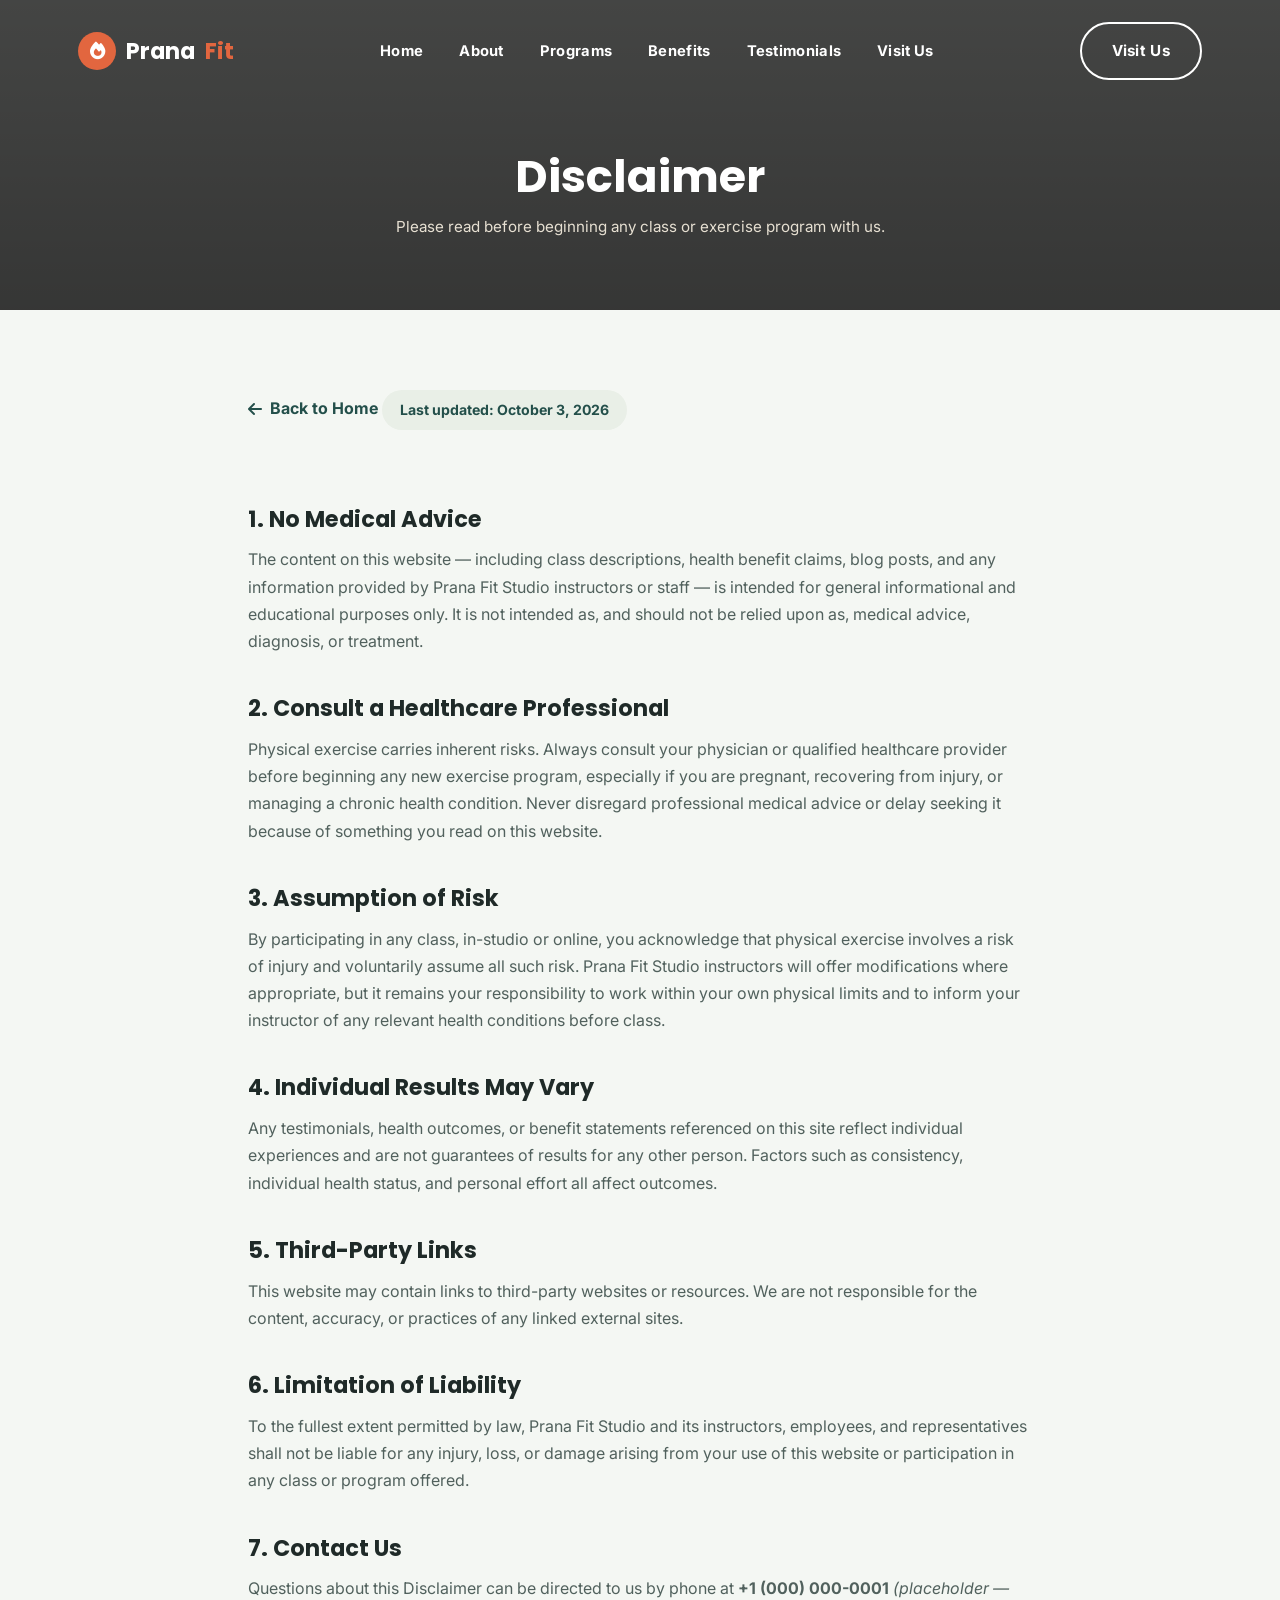
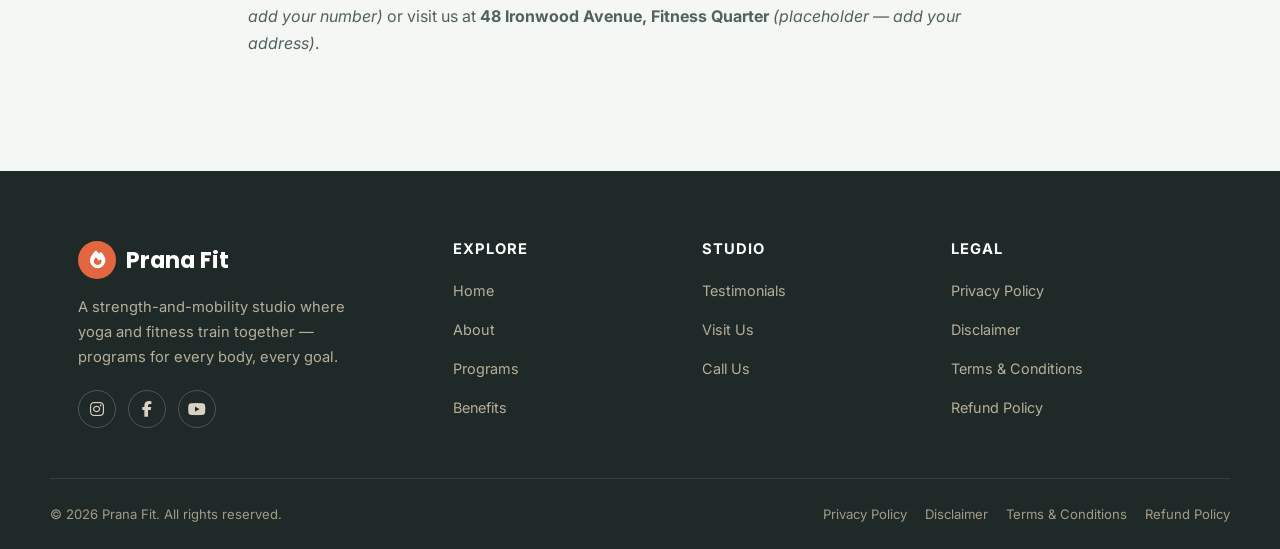
<file: disclaimer.html>
<!DOCTYPE html>
<html lang="en">
<head>
<meta charset="UTF-8">
<meta name="viewport" content="width=device-width, initial-scale=1.0">
<title>Disclaimer | Prana Fit Studio</title>
<meta name="description" content="Disclaimer for Prana Fit Studio.">
<link rel="icon" href="data:image/svg+xml,%3Csvg xmlns='http://www.w3.org/2000/svg' viewBox='0 0 100 100'%3E%3Ccircle cx='50' cy='50' r='48' fill='%23c24f2b'/%3E%3Ctext x='50' y='68' font-size='52' text-anchor='middle' fill='white' font-family='Georgia' font-weight='bold'%3EP%3C/text%3E%3C/svg%3E">
<link rel="preconnect" href="https://fonts.googleapis.com">
<link rel="preconnect" href="https://fonts.gstatic.com" crossorigin>
<link href="https://fonts.googleapis.com/css2?family=Poppins:wght@600;700;800&family=Inter:wght@400;600;800&display=swap" rel="stylesheet">
<link rel="stylesheet" href="https://cdnjs.cloudflare.com/ajax/libs/font-awesome/6.5.1/css/all.min.css">
<link rel="stylesheet" href="style.css">
</head>
<body>

<header class="site-header scrolled">
  <div class="container nav-wrap">
    <a href="index.html#home" class="logo"><span class="logo-mark"><i class="fa-solid fa-fire"></i></span>Prana <span>Fit</span></a>
    <nav>
      <ul class="nav-menu" id="navMenu">
        <li><a href="index.html#home">Home</a></li>
        <li><a href="index.html#about">About</a></li>
        <li><a href="index.html#classes">Programs</a></li>
        <li><a href="index.html#benefits">Benefits</a></li>
        <li><a href="index.html#testimonials">Testimonials</a></li>
        <li><a href="index.html#visit">Visit Us</a></li>
      </ul>
    </nav>
    <div class="nav-cta">
      <a href="index.html#visit" class="btn btn-outline-dark">Visit Us</a>
      <button class="hamburger" id="hamburger" aria-label="Toggle menu"><span></span><span></span><span></span></button>
    </div>
  </div>
</header>

<section class="page-hero">
  <div class="container">
    <h1>Disclaimer</h1>
    <p>Please read before beginning any class or exercise program with us.</p>
  </div>
</section>

<section class="legal-content">
  <div class="container">
    <a href="index.html#home" class="back-home"><i class="fa-solid fa-arrow-left"></i> Back to Home</a>
    <span class="updated">Last updated: October 3, 2026</span>

    <h2>1. No Medical Advice</h2>
    <p>The content on this website — including class descriptions, health benefit claims, blog posts, and any information provided by Prana Fit Studio instructors or staff — is intended for general informational and educational purposes only. It is not intended as, and should not be relied upon as, medical advice, diagnosis, or treatment.</p>

    <h2>2. Consult a Healthcare Professional</h2>
    <p>Physical exercise carries inherent risks. Always consult your physician or qualified healthcare provider before beginning any new exercise program, especially if you are pregnant, recovering from injury, or managing a chronic health condition. Never disregard professional medical advice or delay seeking it because of something you read on this website.</p>

    <h2>3. Assumption of Risk</h2>
    <p>By participating in any class, in-studio or online, you acknowledge that physical exercise involves a risk of injury and voluntarily assume all such risk. Prana Fit Studio instructors will offer modifications where appropriate, but it remains your responsibility to work within your own physical limits and to inform your instructor of any relevant health conditions before class.</p>

    <h2>4. Individual Results May Vary</h2>
    <p>Any testimonials, health outcomes, or benefit statements referenced on this site reflect individual experiences and are not guarantees of results for any other person. Factors such as consistency, individual health status, and personal effort all affect outcomes.</p>

    <h2>5. Third-Party Links</h2>
    <p>This website may contain links to third-party websites or resources. We are not responsible for the content, accuracy, or practices of any linked external sites.</p>

    <h2>6. Limitation of Liability</h2>
    <p>To the fullest extent permitted by law, Prana Fit Studio and its instructors, employees, and representatives shall not be liable for any injury, loss, or damage arising from your use of this website or participation in any class or program offered.</p>

    <h2>7. Contact Us</h2>
    <p>Questions about this Disclaimer can be directed to us by phone at <strong>+1 (000) 000-0001</strong> <em>(placeholder — add your number)</em> or visit us at <strong>48 Ironwood Avenue, Fitness Quarter</strong> <em>(placeholder — add your address)</em>.</p>
  </div>
</section>

<footer class="site-footer">
  <div class="container footer-grid">
    <div class="footer-brand">
      <a href="index.html#home" class="logo"><span class="logo-mark"><i class="fa-solid fa-fire"></i></span>Prana Fit</a>
      <p>A strength-and-mobility studio where yoga and fitness train together — programs for every body, every goal.</p>
      <div class="footer-social">
        <a href="#" aria-label="Instagram"><i class="fa-brands fa-instagram"></i></a>
        <a href="#" aria-label="Facebook"><i class="fa-brands fa-facebook-f"></i></a>
        <a href="#" aria-label="YouTube"><i class="fa-brands fa-youtube"></i></a>
      </div>
    </div>
    <div class="footer-col">
      <h4>Explore</h4>
      <ul>
        <li><a href="index.html#home">Home</a></li>
        <li><a href="index.html#about">About</a></li>
        <li><a href="index.html#classes">Programs</a></li>
        <li><a href="index.html#benefits">Benefits</a></li>
      </ul>
    </div>
    <div class="footer-col">
      <h4>Studio</h4>
      <ul>
        <li><a href="index.html#testimonials">Testimonials</a></li>
        <li><a href="index.html#visit">Visit Us</a></li>
        <li><a href="tel:+10000000001">Call Us</a></li>
      </ul>
    </div>
    <div class="footer-col">
      <h4>Legal</h4>
      <ul>
        <li><a href="privacy-policy.html">Privacy Policy</a></li>
        <li><a href="disclaimer.html">Disclaimer</a></li>
        <li><a href="terms-conditions.html">Terms &amp; Conditions</a></li>
        <li><a href="refund-policy.html">Refund Policy</a></li>
      </ul>
    </div>
  </div>
  <div class="container footer-bottom">
    <span>© <span id="year"></span> Prana Fit. All rights reserved.</span>
    <div class="legal-links">
      <a href="privacy-policy.html">Privacy Policy</a>
      <a href="disclaimer.html">Disclaimer</a>
      <a href="terms-conditions.html">Terms &amp; Conditions</a>
      <a href="refund-policy.html">Refund Policy</a>
    </div>
  </div>
</footer>

<script>document.getElementById("year").textContent = new Date().getFullYear();</script>
<script src="script.js"></script>
</body>
</html>
</file>
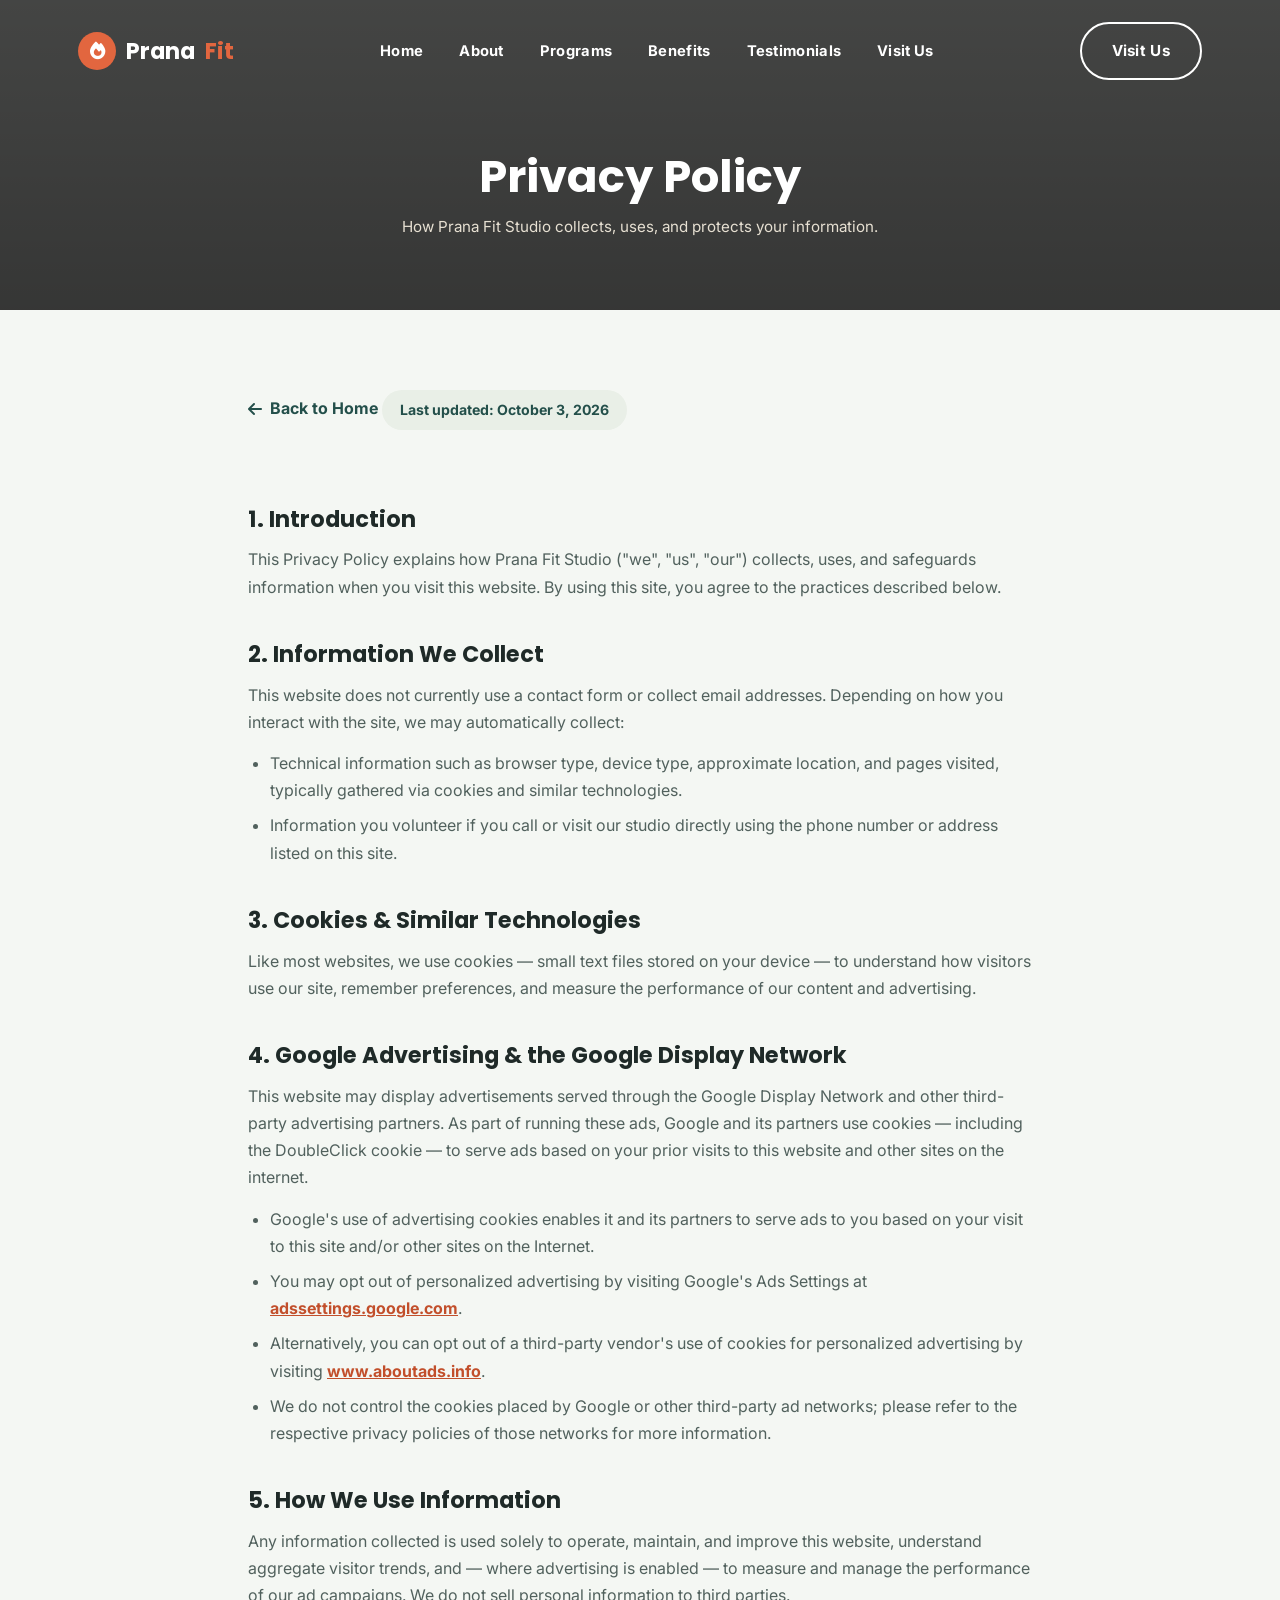
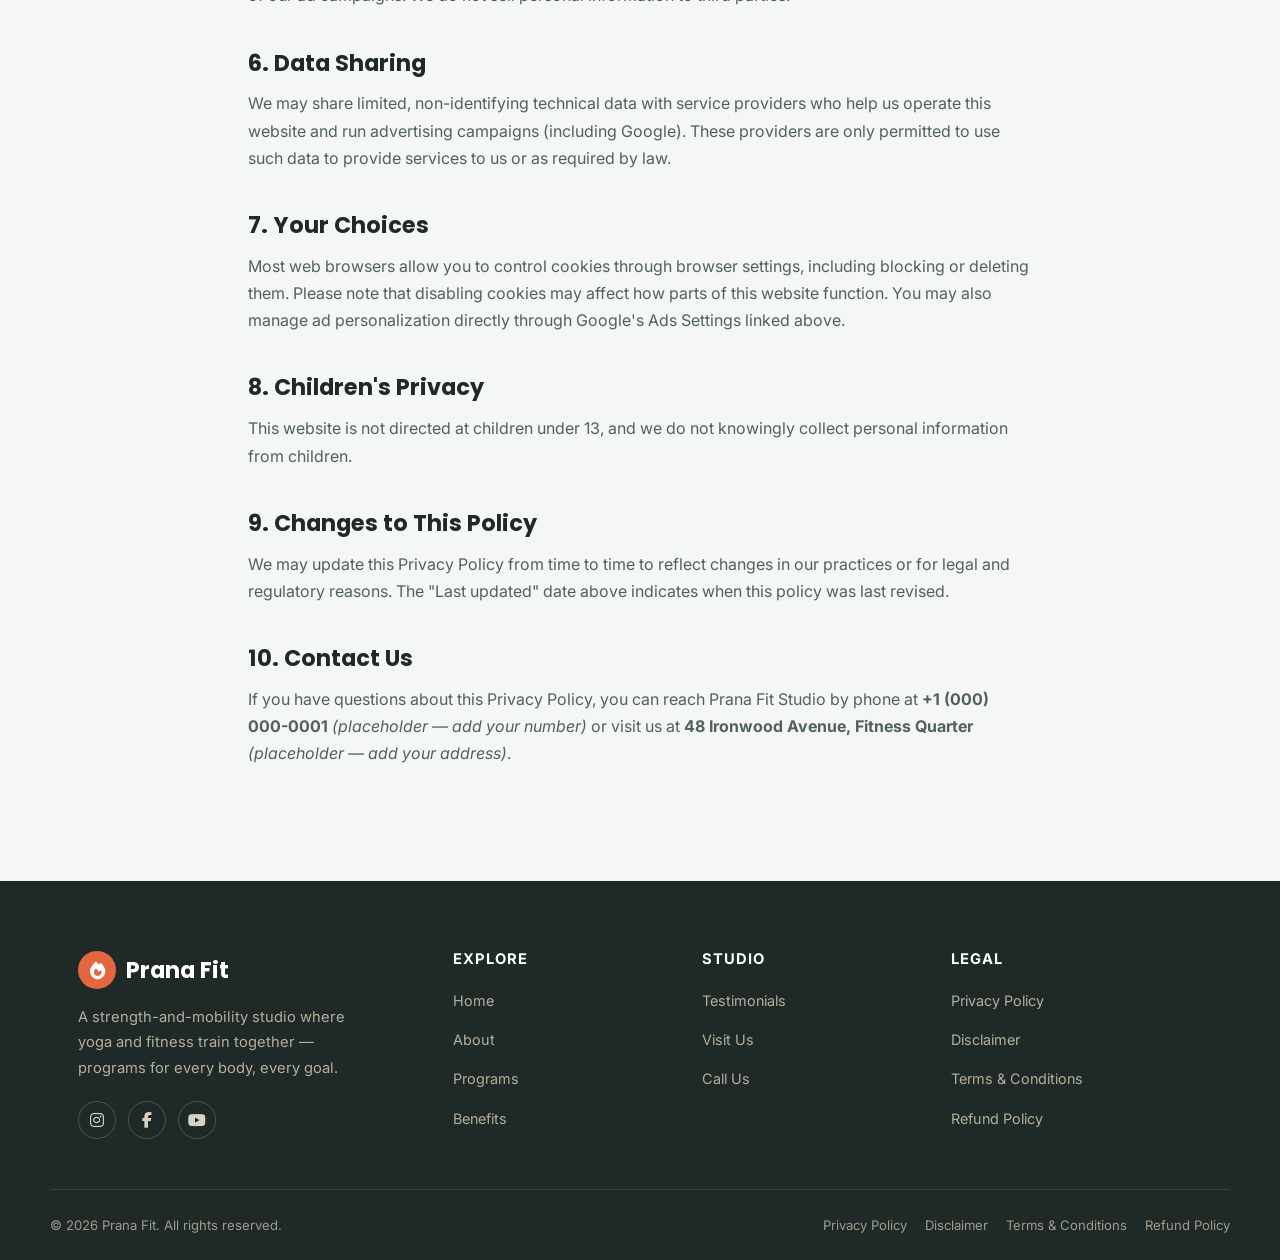
<file: privacy-policy.html>
<!DOCTYPE html>
<html lang="en">
<head>
<meta charset="UTF-8">
<meta name="viewport" content="width=device-width, initial-scale=1.0">
<title>Privacy Policy | Prana Fit Studio</title>
<meta name="description" content="Privacy Policy for Prana Fit Studio.">
<link rel="icon" href="data:image/svg+xml,%3Csvg xmlns='http://www.w3.org/2000/svg' viewBox='0 0 100 100'%3E%3Ccircle cx='50' cy='50' r='48' fill='%23c24f2b'/%3E%3Ctext x='50' y='68' font-size='52' text-anchor='middle' fill='white' font-family='Georgia' font-weight='bold'%3EP%3C/text%3E%3C/svg%3E">
<link rel="preconnect" href="https://fonts.googleapis.com">
<link rel="preconnect" href="https://fonts.gstatic.com" crossorigin>
<link href="https://fonts.googleapis.com/css2?family=Poppins:wght@600;700;800&family=Inter:wght@400;600;800&display=swap" rel="stylesheet">
<link rel="stylesheet" href="https://cdnjs.cloudflare.com/ajax/libs/font-awesome/6.5.1/css/all.min.css">
<link rel="stylesheet" href="style.css">
</head>
<body>

<header class="site-header scrolled">
  <div class="container nav-wrap">
    <a href="index.html#home" class="logo"><span class="logo-mark"><i class="fa-solid fa-fire"></i></span>Prana <span>Fit</span></a>
    <nav>
      <ul class="nav-menu" id="navMenu">
        <li><a href="index.html#home">Home</a></li>
        <li><a href="index.html#about">About</a></li>
        <li><a href="index.html#classes">Programs</a></li>
        <li><a href="index.html#benefits">Benefits</a></li>
        <li><a href="index.html#testimonials">Testimonials</a></li>
        <li><a href="index.html#visit">Visit Us</a></li>
      </ul>
    </nav>
    <div class="nav-cta">
      <a href="index.html#visit" class="btn btn-outline-dark">Visit Us</a>
      <button class="hamburger" id="hamburger" aria-label="Toggle menu"><span></span><span></span><span></span></button>
    </div>
  </div>
</header>

<section class="page-hero">
  <div class="container">
    <h1>Privacy Policy</h1>
    <p>How Prana Fit Studio collects, uses, and protects your information.</p>
  </div>
</section>

<section class="legal-content">
  <div class="container">
    <a href="index.html#home" class="back-home"><i class="fa-solid fa-arrow-left"></i> Back to Home</a>
    <span class="updated">Last updated: October 3, 2026</span>

    <h2>1. Introduction</h2>
    <p>This Privacy Policy explains how Prana Fit Studio ("we", "us", "our") collects, uses, and safeguards information when you visit this website. By using this site, you agree to the practices described below.</p>

    <h2>2. Information We Collect</h2>
    <p>This website does not currently use a contact form or collect email addresses. Depending on how you interact with the site, we may automatically collect:</p>
    <ul>
      <li>Technical information such as browser type, device type, approximate location, and pages visited, typically gathered via cookies and similar technologies.</li>
      <li>Information you volunteer if you call or visit our studio directly using the phone number or address listed on this site.</li>
    </ul>

    <h2>3. Cookies &amp; Similar Technologies</h2>
    <p>Like most websites, we use cookies — small text files stored on your device — to understand how visitors use our site, remember preferences, and measure the performance of our content and advertising.</p>

    <h2>4. Google Advertising &amp; the Google Display Network</h2>
    <p>This website may display advertisements served through the Google Display Network and other third-party advertising partners. As part of running these ads, Google and its partners use cookies — including the DoubleClick cookie — to serve ads based on your prior visits to this website and other sites on the internet.</p>
    <ul>
      <li>Google's use of advertising cookies enables it and its partners to serve ads to you based on your visit to this site and/or other sites on the Internet.</li>
      <li>You may opt out of personalized advertising by visiting Google's Ads Settings at <a class="inline-link" href="https://adssettings.google.com" target="_blank" rel="noopener">adssettings.google.com</a>.</li>
      <li>Alternatively, you can opt out of a third-party vendor's use of cookies for personalized advertising by visiting <a class="inline-link" href="https://www.aboutads.info" target="_blank" rel="noopener">www.aboutads.info</a>.</li>
      <li>We do not control the cookies placed by Google or other third-party ad networks; please refer to the respective privacy policies of those networks for more information.</li>
    </ul>

    <h2>5. How We Use Information</h2>
    <p>Any information collected is used solely to operate, maintain, and improve this website, understand aggregate visitor trends, and — where advertising is enabled — to measure and manage the performance of our ad campaigns. We do not sell personal information to third parties.</p>

    <h2>6. Data Sharing</h2>
    <p>We may share limited, non-identifying technical data with service providers who help us operate this website and run advertising campaigns (including Google). These providers are only permitted to use such data to provide services to us or as required by law.</p>

    <h2>7. Your Choices</h2>
    <p>Most web browsers allow you to control cookies through browser settings, including blocking or deleting them. Please note that disabling cookies may affect how parts of this website function. You may also manage ad personalization directly through Google's Ads Settings linked above.</p>

    <h2>8. Children's Privacy</h2>
    <p>This website is not directed at children under 13, and we do not knowingly collect personal information from children.</p>

    <h2>9. Changes to This Policy</h2>
    <p>We may update this Privacy Policy from time to time to reflect changes in our practices or for legal and regulatory reasons. The "Last updated" date above indicates when this policy was last revised.</p>

    <h2>10. Contact Us</h2>
    <p>If you have questions about this Privacy Policy, you can reach Prana Fit Studio by phone at <strong>+1 (000) 000-0001</strong> <em>(placeholder — add your number)</em> or visit us at <strong>48 Ironwood Avenue, Fitness Quarter</strong> <em>(placeholder — add your address)</em>.</p>
  </div>
</section>

<footer class="site-footer">
  <div class="container footer-grid">
    <div class="footer-brand">
      <a href="index.html#home" class="logo"><span class="logo-mark"><i class="fa-solid fa-fire"></i></span>Prana Fit</a>
      <p>A strength-and-mobility studio where yoga and fitness train together — programs for every body, every goal.</p>
      <div class="footer-social">
        <a href="#" aria-label="Instagram"><i class="fa-brands fa-instagram"></i></a>
        <a href="#" aria-label="Facebook"><i class="fa-brands fa-facebook-f"></i></a>
        <a href="#" aria-label="YouTube"><i class="fa-brands fa-youtube"></i></a>
      </div>
    </div>
    <div class="footer-col">
      <h4>Explore</h4>
      <ul>
        <li><a href="index.html#home">Home</a></li>
        <li><a href="index.html#about">About</a></li>
        <li><a href="index.html#classes">Programs</a></li>
        <li><a href="index.html#benefits">Benefits</a></li>
      </ul>
    </div>
    <div class="footer-col">
      <h4>Studio</h4>
      <ul>
        <li><a href="index.html#testimonials">Testimonials</a></li>
        <li><a href="index.html#visit">Visit Us</a></li>
        <li><a href="tel:+10000000001">Call Us</a></li>
      </ul>
    </div>
    <div class="footer-col">
      <h4>Legal</h4>
      <ul>
        <li><a href="privacy-policy.html">Privacy Policy</a></li>
        <li><a href="disclaimer.html">Disclaimer</a></li>
        <li><a href="terms-conditions.html">Terms &amp; Conditions</a></li>
        <li><a href="refund-policy.html">Refund Policy</a></li>
      </ul>
    </div>
  </div>
  <div class="container footer-bottom">
    <span>© <span id="year"></span> Prana Fit. All rights reserved.</span>
    <div class="legal-links">
      <a href="privacy-policy.html">Privacy Policy</a>
      <a href="disclaimer.html">Disclaimer</a>
      <a href="terms-conditions.html">Terms &amp; Conditions</a>
      <a href="refund-policy.html">Refund Policy</a>
    </div>
  </div>
</footer>

<script>document.getElementById("year").textContent = new Date().getFullYear();</script>
<script src="script.js"></script>
</body>
</html>
</file>
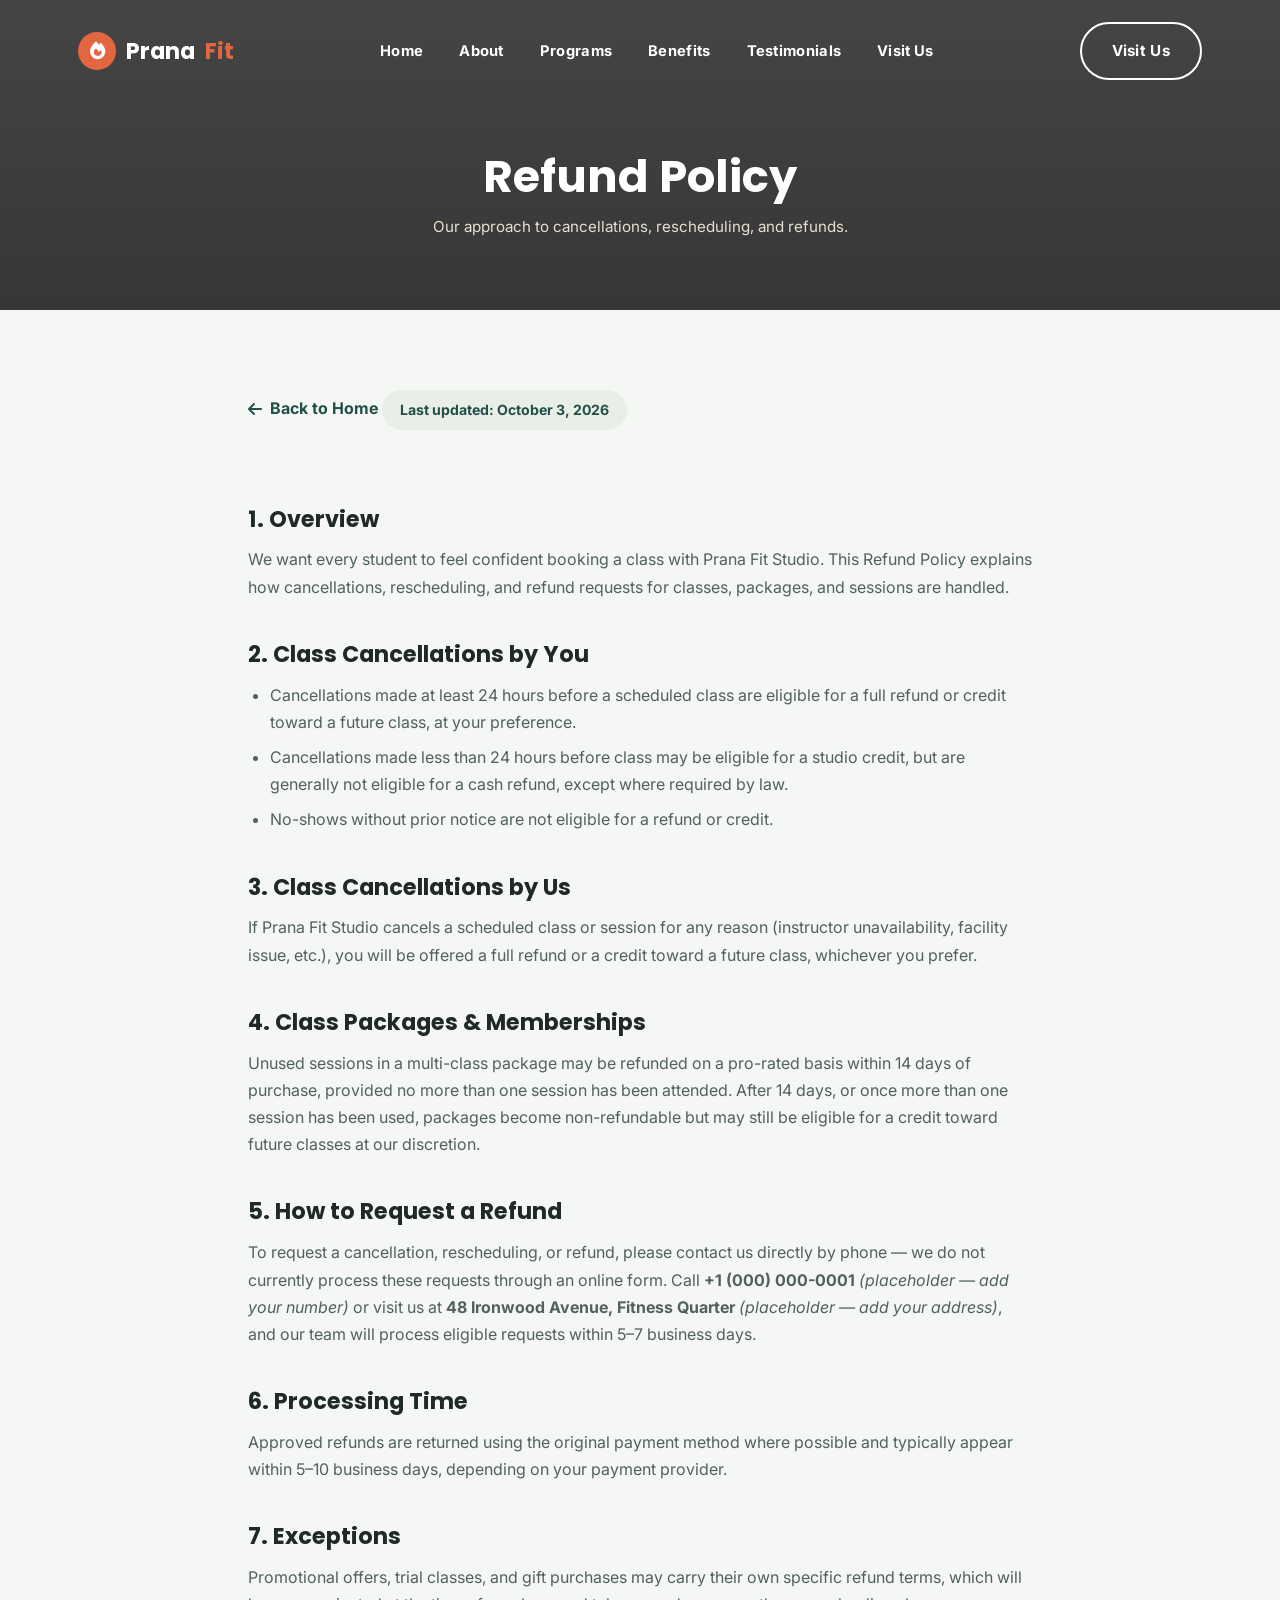
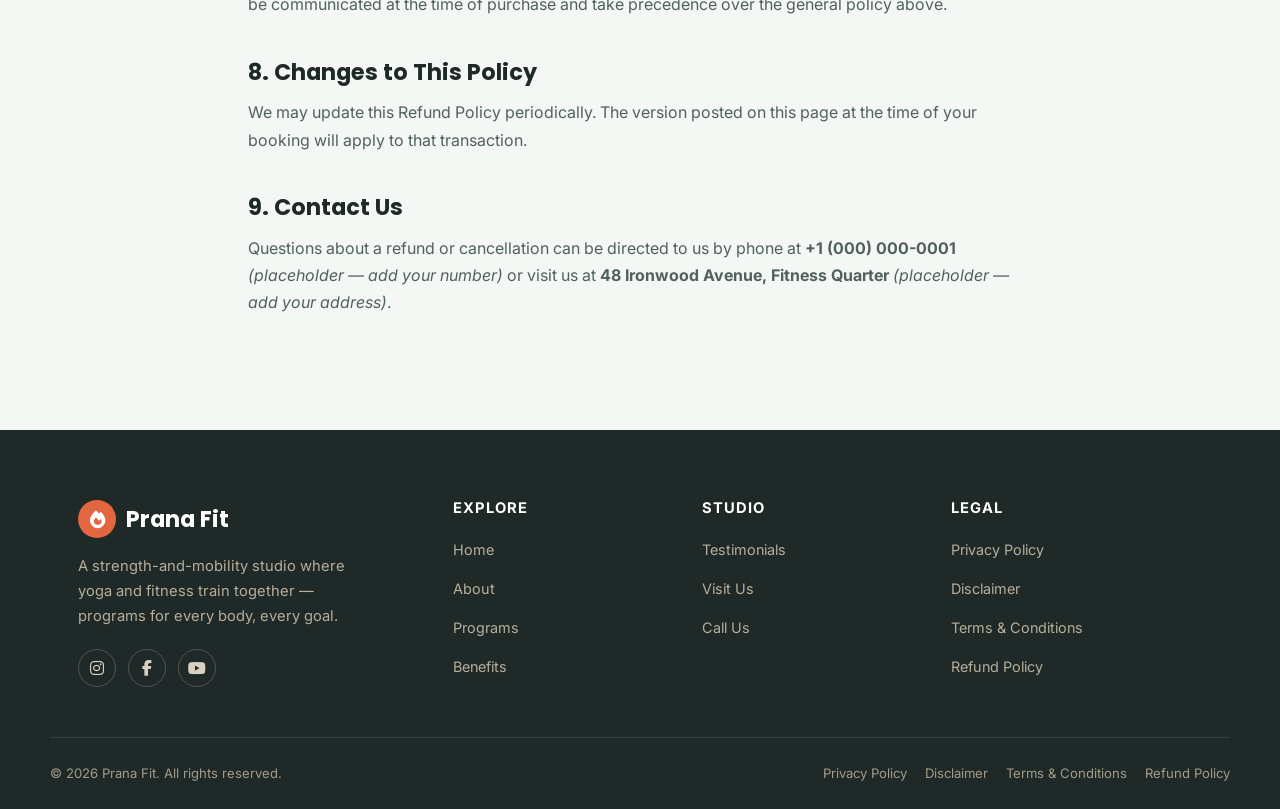
<file: refund-policy.html>
<!DOCTYPE html>
<html lang="en">
<head>
<meta charset="UTF-8">
<meta name="viewport" content="width=device-width, initial-scale=1.0">
<title>Refund Policy | Prana Fit Studio</title>
<meta name="description" content="Refund Policy for Prana Fit Studio.">
<link rel="icon" href="data:image/svg+xml,%3Csvg xmlns='http://www.w3.org/2000/svg' viewBox='0 0 100 100'%3E%3Ccircle cx='50' cy='50' r='48' fill='%23c24f2b'/%3E%3Ctext x='50' y='68' font-size='52' text-anchor='middle' fill='white' font-family='Georgia' font-weight='bold'%3EP%3C/text%3E%3C/svg%3E">
<link rel="preconnect" href="https://fonts.googleapis.com">
<link rel="preconnect" href="https://fonts.gstatic.com" crossorigin>
<link href="https://fonts.googleapis.com/css2?family=Poppins:wght@600;700;800&family=Inter:wght@400;600;800&display=swap" rel="stylesheet">
<link rel="stylesheet" href="https://cdnjs.cloudflare.com/ajax/libs/font-awesome/6.5.1/css/all.min.css">
<link rel="stylesheet" href="style.css">
</head>
<body>

<header class="site-header scrolled">
  <div class="container nav-wrap">
    <a href="index.html#home" class="logo"><span class="logo-mark"><i class="fa-solid fa-fire"></i></span>Prana <span>Fit</span></a>
    <nav>
      <ul class="nav-menu" id="navMenu">
        <li><a href="index.html#home">Home</a></li>
        <li><a href="index.html#about">About</a></li>
        <li><a href="index.html#classes">Programs</a></li>
        <li><a href="index.html#benefits">Benefits</a></li>
        <li><a href="index.html#testimonials">Testimonials</a></li>
        <li><a href="index.html#visit">Visit Us</a></li>
      </ul>
    </nav>
    <div class="nav-cta">
      <a href="index.html#visit" class="btn btn-outline-dark">Visit Us</a>
      <button class="hamburger" id="hamburger" aria-label="Toggle menu"><span></span><span></span><span></span></button>
    </div>
  </div>
</header>

<section class="page-hero">
  <div class="container">
    <h1>Refund Policy</h1>
    <p>Our approach to cancellations, rescheduling, and refunds.</p>
  </div>
</section>

<section class="legal-content">
  <div class="container">
    <a href="index.html#home" class="back-home"><i class="fa-solid fa-arrow-left"></i> Back to Home</a>
    <span class="updated">Last updated: October 3, 2026</span>

    <h2>1. Overview</h2>
    <p>We want every student to feel confident booking a class with Prana Fit Studio. This Refund Policy explains how cancellations, rescheduling, and refund requests for classes, packages, and sessions are handled.</p>

    <h2>2. Class Cancellations by You</h2>
    <ul>
      <li>Cancellations made at least 24 hours before a scheduled class are eligible for a full refund or credit toward a future class, at your preference.</li>
      <li>Cancellations made less than 24 hours before class may be eligible for a studio credit, but are generally not eligible for a cash refund, except where required by law.</li>
      <li>No-shows without prior notice are not eligible for a refund or credit.</li>
    </ul>

    <h2>3. Class Cancellations by Us</h2>
    <p>If Prana Fit Studio cancels a scheduled class or session for any reason (instructor unavailability, facility issue, etc.), you will be offered a full refund or a credit toward a future class, whichever you prefer.</p>

    <h2>4. Class Packages &amp; Memberships</h2>
    <p>Unused sessions in a multi-class package may be refunded on a pro-rated basis within 14 days of purchase, provided no more than one session has been attended. After 14 days, or once more than one session has been used, packages become non-refundable but may still be eligible for a credit toward future classes at our discretion.</p>

    <h2>5. How to Request a Refund</h2>
    <p>To request a cancellation, rescheduling, or refund, please contact us directly by phone — we do not currently process these requests through an online form. Call <strong>+1 (000) 000-0001</strong> <em>(placeholder — add your number)</em> or visit us at <strong>48 Ironwood Avenue, Fitness Quarter</strong> <em>(placeholder — add your address)</em>, and our team will process eligible requests within 5–7 business days.</p>

    <h2>6. Processing Time</h2>
    <p>Approved refunds are returned using the original payment method where possible and typically appear within 5–10 business days, depending on your payment provider.</p>

    <h2>7. Exceptions</h2>
    <p>Promotional offers, trial classes, and gift purchases may carry their own specific refund terms, which will be communicated at the time of purchase and take precedence over the general policy above.</p>

    <h2>8. Changes to This Policy</h2>
    <p>We may update this Refund Policy periodically. The version posted on this page at the time of your booking will apply to that transaction.</p>

    <h2>9. Contact Us</h2>
    <p>Questions about a refund or cancellation can be directed to us by phone at <strong>+1 (000) 000-0001</strong> <em>(placeholder — add your number)</em> or visit us at <strong>48 Ironwood Avenue, Fitness Quarter</strong> <em>(placeholder — add your address)</em>.</p>
  </div>
</section>

<footer class="site-footer">
  <div class="container footer-grid">
    <div class="footer-brand">
      <a href="index.html#home" class="logo"><span class="logo-mark"><i class="fa-solid fa-fire"></i></span>Prana Fit</a>
      <p>A strength-and-mobility studio where yoga and fitness train together — programs for every body, every goal.</p>
      <div class="footer-social">
        <a href="#" aria-label="Instagram"><i class="fa-brands fa-instagram"></i></a>
        <a href="#" aria-label="Facebook"><i class="fa-brands fa-facebook-f"></i></a>
        <a href="#" aria-label="YouTube"><i class="fa-brands fa-youtube"></i></a>
      </div>
    </div>
    <div class="footer-col">
      <h4>Explore</h4>
      <ul>
        <li><a href="index.html#home">Home</a></li>
        <li><a href="index.html#about">About</a></li>
        <li><a href="index.html#classes">Programs</a></li>
        <li><a href="index.html#benefits">Benefits</a></li>
      </ul>
    </div>
    <div class="footer-col">
      <h4>Studio</h4>
      <ul>
        <li><a href="index.html#testimonials">Testimonials</a></li>
        <li><a href="index.html#visit">Visit Us</a></li>
        <li><a href="tel:+10000000001">Call Us</a></li>
      </ul>
    </div>
    <div class="footer-col">
      <h4>Legal</h4>
      <ul>
        <li><a href="privacy-policy.html">Privacy Policy</a></li>
        <li><a href="disclaimer.html">Disclaimer</a></li>
        <li><a href="terms-conditions.html">Terms &amp; Conditions</a></li>
        <li><a href="refund-policy.html">Refund Policy</a></li>
      </ul>
    </div>
  </div>
  <div class="container footer-bottom">
    <span>© <span id="year"></span> Prana Fit. All rights reserved.</span>
    <div class="legal-links">
      <a href="privacy-policy.html">Privacy Policy</a>
      <a href="disclaimer.html">Disclaimer</a>
      <a href="terms-conditions.html">Terms &amp; Conditions</a>
      <a href="refund-policy.html">Refund Policy</a>
    </div>
  </div>
</footer>

<script>document.getElementById("year").textContent = new Date().getFullYear();</script>
<script src="script.js"></script>
</body>
</html>
</file>
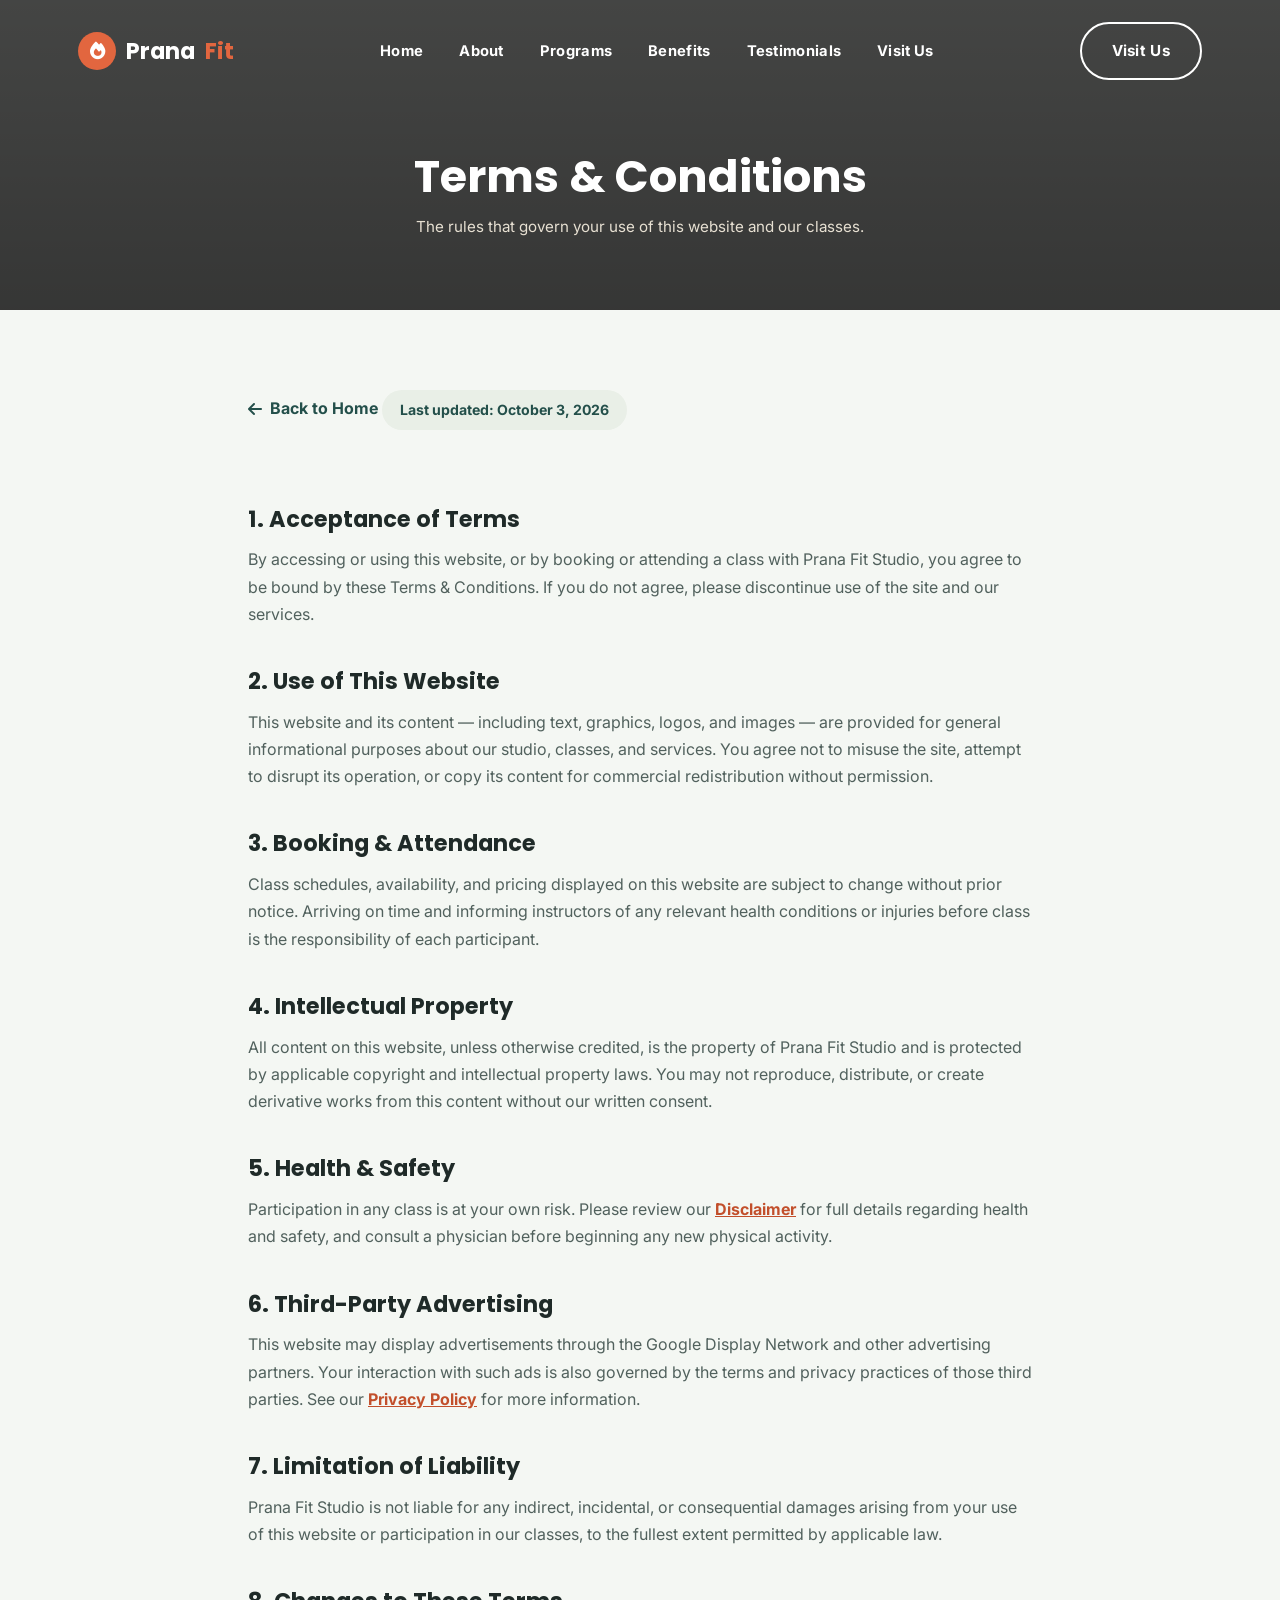
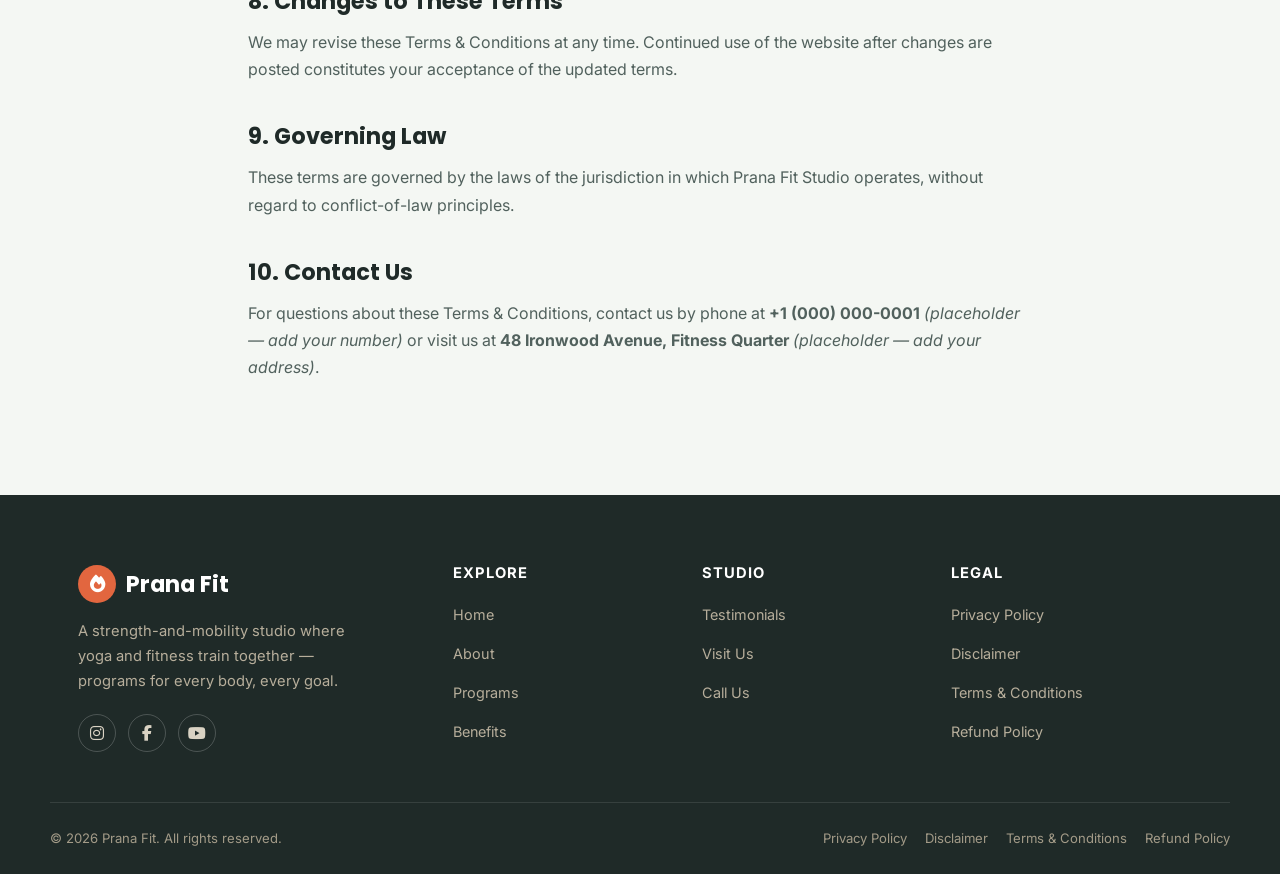
<file: terms-conditions.html>
<!DOCTYPE html>
<html lang="en">
<head>
<meta charset="UTF-8">
<meta name="viewport" content="width=device-width, initial-scale=1.0">
<title>Terms & Conditions | Prana Fit Studio</title>
<meta name="description" content="Terms & Conditions for Prana Fit Studio.">
<link rel="icon" href="data:image/svg+xml,%3Csvg xmlns='http://www.w3.org/2000/svg' viewBox='0 0 100 100'%3E%3Ccircle cx='50' cy='50' r='48' fill='%23c24f2b'/%3E%3Ctext x='50' y='68' font-size='52' text-anchor='middle' fill='white' font-family='Georgia' font-weight='bold'%3EP%3C/text%3E%3C/svg%3E">
<link rel="preconnect" href="https://fonts.googleapis.com">
<link rel="preconnect" href="https://fonts.gstatic.com" crossorigin>
<link href="https://fonts.googleapis.com/css2?family=Poppins:wght@600;700;800&family=Inter:wght@400;600;800&display=swap" rel="stylesheet">
<link rel="stylesheet" href="https://cdnjs.cloudflare.com/ajax/libs/font-awesome/6.5.1/css/all.min.css">
<link rel="stylesheet" href="style.css">
</head>
<body>

<header class="site-header scrolled">
  <div class="container nav-wrap">
    <a href="index.html#home" class="logo"><span class="logo-mark"><i class="fa-solid fa-fire"></i></span>Prana <span>Fit</span></a>
    <nav>
      <ul class="nav-menu" id="navMenu">
        <li><a href="index.html#home">Home</a></li>
        <li><a href="index.html#about">About</a></li>
        <li><a href="index.html#classes">Programs</a></li>
        <li><a href="index.html#benefits">Benefits</a></li>
        <li><a href="index.html#testimonials">Testimonials</a></li>
        <li><a href="index.html#visit">Visit Us</a></li>
      </ul>
    </nav>
    <div class="nav-cta">
      <a href="index.html#visit" class="btn btn-outline-dark">Visit Us</a>
      <button class="hamburger" id="hamburger" aria-label="Toggle menu"><span></span><span></span><span></span></button>
    </div>
  </div>
</header>

<section class="page-hero">
  <div class="container">
    <h1>Terms &amp; Conditions</h1>
    <p>The rules that govern your use of this website and our classes.</p>
  </div>
</section>

<section class="legal-content">
  <div class="container">
    <a href="index.html#home" class="back-home"><i class="fa-solid fa-arrow-left"></i> Back to Home</a>
    <span class="updated">Last updated: October 3, 2026</span>

    <h2>1. Acceptance of Terms</h2>
    <p>By accessing or using this website, or by booking or attending a class with Prana Fit Studio, you agree to be bound by these Terms &amp; Conditions. If you do not agree, please discontinue use of the site and our services.</p>

    <h2>2. Use of This Website</h2>
    <p>This website and its content — including text, graphics, logos, and images — are provided for general informational purposes about our studio, classes, and services. You agree not to misuse the site, attempt to disrupt its operation, or copy its content for commercial redistribution without permission.</p>

    <h2>3. Booking &amp; Attendance</h2>
    <p>Class schedules, availability, and pricing displayed on this website are subject to change without prior notice. Arriving on time and informing instructors of any relevant health conditions or injuries before class is the responsibility of each participant.</p>

    <h2>4. Intellectual Property</h2>
    <p>All content on this website, unless otherwise credited, is the property of Prana Fit Studio and is protected by applicable copyright and intellectual property laws. You may not reproduce, distribute, or create derivative works from this content without our written consent.</p>

    <h2>5. Health &amp; Safety</h2>
    <p>Participation in any class is at your own risk. Please review our <a class="inline-link" href="disclaimer.html">Disclaimer</a> for full details regarding health and safety, and consult a physician before beginning any new physical activity.</p>

    <h2>6. Third-Party Advertising</h2>
    <p>This website may display advertisements through the Google Display Network and other advertising partners. Your interaction with such ads is also governed by the terms and privacy practices of those third parties. See our <a class="inline-link" href="privacy-policy.html">Privacy Policy</a> for more information.</p>

    <h2>7. Limitation of Liability</h2>
    <p>Prana Fit Studio is not liable for any indirect, incidental, or consequential damages arising from your use of this website or participation in our classes, to the fullest extent permitted by applicable law.</p>

    <h2>8. Changes to These Terms</h2>
    <p>We may revise these Terms &amp; Conditions at any time. Continued use of the website after changes are posted constitutes your acceptance of the updated terms.</p>

    <h2>9. Governing Law</h2>
    <p>These terms are governed by the laws of the jurisdiction in which Prana Fit Studio operates, without regard to conflict-of-law principles.</p>

    <h2>10. Contact Us</h2>
    <p>For questions about these Terms &amp; Conditions, contact us by phone at <strong>+1 (000) 000-0001</strong> <em>(placeholder — add your number)</em> or visit us at <strong>48 Ironwood Avenue, Fitness Quarter</strong> <em>(placeholder — add your address)</em>.</p>
  </div>
</section>

<footer class="site-footer">
  <div class="container footer-grid">
    <div class="footer-brand">
      <a href="index.html#home" class="logo"><span class="logo-mark"><i class="fa-solid fa-fire"></i></span>Prana Fit</a>
      <p>A strength-and-mobility studio where yoga and fitness train together — programs for every body, every goal.</p>
      <div class="footer-social">
        <a href="#" aria-label="Instagram"><i class="fa-brands fa-instagram"></i></a>
        <a href="#" aria-label="Facebook"><i class="fa-brands fa-facebook-f"></i></a>
        <a href="#" aria-label="YouTube"><i class="fa-brands fa-youtube"></i></a>
      </div>
    </div>
    <div class="footer-col">
      <h4>Explore</h4>
      <ul>
        <li><a href="index.html#home">Home</a></li>
        <li><a href="index.html#about">About</a></li>
        <li><a href="index.html#classes">Programs</a></li>
        <li><a href="index.html#benefits">Benefits</a></li>
      </ul>
    </div>
    <div class="footer-col">
      <h4>Studio</h4>
      <ul>
        <li><a href="index.html#testimonials">Testimonials</a></li>
        <li><a href="index.html#visit">Visit Us</a></li>
        <li><a href="tel:+10000000001">Call Us</a></li>
      </ul>
    </div>
    <div class="footer-col">
      <h4>Legal</h4>
      <ul>
        <li><a href="privacy-policy.html">Privacy Policy</a></li>
        <li><a href="disclaimer.html">Disclaimer</a></li>
        <li><a href="terms-conditions.html">Terms &amp; Conditions</a></li>
        <li><a href="refund-policy.html">Refund Policy</a></li>
      </ul>
    </div>
  </div>
  <div class="container footer-bottom">
    <span>© <span id="year"></span> Prana Fit. All rights reserved.</span>
    <div class="legal-links">
      <a href="privacy-policy.html">Privacy Policy</a>
      <a href="disclaimer.html">Disclaimer</a>
      <a href="terms-conditions.html">Terms &amp; Conditions</a>
      <a href="refund-policy.html">Refund Policy</a>
    </div>
  </div>
</footer>

<script>document.getElementById("year").textContent = new Date().getFullYear();</script>
<script src="script.js"></script>
</body>
</html>
</file>
<file: style.css>
:root {
  --primary: #2f6f68;
  --primary-dark: #234f4a;
  --primary-light: #8fc2ba;
  --accent: #e2663f;
  --accent-dark: #c24f2b;
  --cream: #f4f7f3;
  --cream-deep: #e9efe7;
  --ink: #1f2a28;
  --ink-soft: #51615d;
  --white: #ffffff;
  --shadow: 0 10px 30px rgba(0, 0, 0, 0.08);
  --shadow-strong: 0 16px 40px rgba(0, 0, 0, 0.16);
  --radius: 18px;
  --max-width: 1180px;
  --font-head: "Poppins", Georgia, serif;
  --font-body: "Inter", "Segoe UI", Arial, sans-serif;
}

* { box-sizing: border-box; margin: 0; padding: 0; }
html { scroll-behavior: smooth; }
body {
  font-family: var(--font-body);
  color: var(--ink);
  background: var(--cream);
  line-height: 1.7;
  -webkit-font-smoothing: antialiased;
  overflow-x: hidden;
}
img { max-width: 100%; display: block; }
a { color: inherit; text-decoration: none; }
.container { max-width: var(--max-width); margin: 0 auto; padding: 0 28px; }
section { scroll-margin-top: 84px; }
h1, h2, h3, h4 { font-family: var(--font-head); font-weight: 700; line-height: 1.2; }

.eyebrow {
  display: inline-block; font-family: var(--font-body); font-weight: 700;
  letter-spacing: 2.5px; text-transform: uppercase; font-size: 0.78rem;
  color: var(--accent-dark); margin-bottom: 14px;
}

.section-head { text-align: center; max-width: 640px; margin: 0 auto 56px; }
.section-head h2 { font-size: clamp(1.8rem, 4vw, 2.6rem); color: var(--ink); margin-bottom: 14px; }
.section-head p { color: var(--ink-soft); font-size: 1.05rem; }

.btn {
  display: inline-flex; align-items: center; gap: 10px; padding: 14px 30px;
  border-radius: 50px; font-weight: 700; font-size: 0.95rem; letter-spacing: 0.3px;
  cursor: pointer; border: 2px solid transparent;
  transition: transform 0.25s ease, box-shadow 0.25s ease, background 0.25s ease, color 0.25s ease;
}
.btn-primary { background: var(--accent); color: var(--white); box-shadow: var(--shadow); }
.btn-primary:hover { background: var(--accent-dark); transform: translateY(-3px); box-shadow: var(--shadow-strong); }
.btn-outline { background: transparent; border-color: var(--white); color: var(--white); }
.btn-outline:hover { background: var(--white); color: var(--primary-dark); transform: translateY(-3px); }
.btn-outline-dark { background: transparent; border-color: var(--primary); color: var(--primary-dark); }
.btn-outline-dark:hover { background: var(--primary); color: var(--white); }

/* ---------- Header / Nav ---------- */
.site-header {
  position: fixed; top: 0; left: 0; right: 0; z-index: 1000;
  background: rgba(0,0,0,0);
  transition: background 0.35s ease, box-shadow 0.35s ease, padding 0.35s ease;
  padding: 22px 0;
}
.site-header.scrolled {
  background: rgba(255,255,255,0.96); backdrop-filter: blur(8px);
  box-shadow: 0 4px 24px rgba(0,0,0,0.08); padding: 12px 0;
}
.nav-wrap { display: flex; align-items: center; justify-content: space-between; }
.logo { display: flex; align-items: center; gap: 10px; font-family: var(--font-head); font-size: 1.4rem; font-weight: 700; color: var(--ink); }
.site-header:not(.scrolled) .logo { color: var(--white); }
.logo span { color: var(--accent); }
.logo .logo-mark {
  width: 38px; height: 38px; border-radius: 50%; background: var(--accent);
  display: flex; align-items: center; justify-content: center; color: var(--white); font-size: 1.1rem;
}
.nav-menu { display: flex; align-items: center; gap: 36px; list-style: none; }
.nav-menu a { font-weight: 700; font-size: 0.92rem; letter-spacing: 0.3px; color: var(--ink); position: relative; padding: 4px 0; }
.site-header:not(.scrolled) .nav-menu a { color: var(--white); }
.nav-menu a::after { content: ""; position: absolute; left: 0; bottom: -4px; width: 0; height: 2px; background: var(--accent); transition: width 0.25s ease; }
.nav-menu a:hover::after, .nav-menu a.active::after { width: 100%; }
.nav-cta { display: flex; align-items: center; gap: 18px; }
.site-header:not(.scrolled) .nav-cta .btn-outline-dark { border-color: var(--white); color: var(--white); }
.site-header:not(.scrolled) .nav-cta .btn-outline-dark:hover { background: var(--white); color: var(--primary-dark); }
.hamburger { display: none; flex-direction: column; gap: 5px; cursor: pointer; z-index: 1100; background: none; border: none; }
.hamburger span { width: 26px; height: 2px; background: var(--ink); transition: all 0.3s ease; }
.site-header:not(.scrolled) .hamburger span { background: var(--white); }
.hamburger.open span:nth-child(1) { transform: translateY(7px) rotate(45deg); }
.hamburger.open span:nth-child(2) { opacity: 0; }
.hamburger.open span:nth-child(3) { transform: translateY(-7px) rotate(-45deg); }
.hamburger.open span { background: var(--ink) !important; }

/* ---------- Hero ---------- */
.hero {
  position: relative; min-height: 100vh; display: flex; align-items: center; color: var(--white);
  background: linear-gradient(180deg, rgba(0,0,0,0.55), rgba(0,0,0,0.65)), url("https://images.unsplash.com/photo-1571019613454-1cb2f99b2d8b?auto=format&fit=crop&w=1600&q=80") center/cover no-repeat;
}
.hero .container { padding-top: 110px; padding-bottom: 60px; }
.hero-content { max-width: 620px; }
.hero .eyebrow { color: var(--primary-light); }
.hero h1 { font-size: clamp(2.3rem, 6vw, 3.8rem); margin-bottom: 20px; }
.hero h1 em { font-style: normal; color: var(--accent); }
.hero p { font-size: 1.15rem; max-width: 520px; margin-bottom: 34px; color: #f1ede3; }
.hero-actions { display: flex; gap: 16px; flex-wrap: wrap; }
.hero-stats { display: flex; gap: 40px; margin-top: 64px; flex-wrap: wrap; }
.hero-stats div strong { display: block; font-family: var(--font-head); font-size: 2rem; color: var(--white); }
.hero-stats div span { font-size: 0.85rem; color: #e4ded0; letter-spacing: 0.4px; }
.scroll-cue {
  position: absolute; bottom: 30px; left: 50%; transform: translateX(-50%);
  display: flex; flex-direction: column; align-items: center; gap: 8px; font-size: 0.78rem; letter-spacing: 1px; color: #f1ede3;
  animation: bob 2.2s ease-in-out infinite;
}
.scroll-cue .line { width: 1px; height: 34px; background: rgba(255,255,255,0.6); }
@keyframes bob { 0%,100% { transform: translate(-50%, 0);} 50% { transform: translate(-50%, 8px);} }

/* ---------- About ---------- */
.about { padding: 120px 0; background: var(--cream); }
.about-grid { display: grid; grid-template-columns: 1fr 1fr; gap: 64px; align-items: center; }
.about-media { position: relative; }
.about-media img { border-radius: var(--radius); box-shadow: var(--shadow-strong); width: 100%; height: 480px; object-fit: cover; }
.about-media .float-card {
  position: absolute; bottom: -28px; left: -28px; background: var(--white); padding: 22px 26px;
  border-radius: 14px; box-shadow: var(--shadow-strong); display: flex; align-items: center; gap: 14px; max-width: 260px;
}
.about-media .float-card .icon { font-size: 1.6rem; }
.about-media .float-card strong { display: block; font-family: var(--font-head); font-size: 1rem; }
.about-media .float-card span { font-size: 0.82rem; color: var(--ink-soft); }
.about-text .eyebrow { color: var(--accent-dark); }
.about-text h2 { font-size: clamp(1.8rem, 4vw, 2.5rem); margin-bottom: 20px; }
.about-text p { color: var(--ink-soft); margin-bottom: 18px; }
.about-list { list-style: none; margin: 26px 0 32px; display: grid; gap: 14px; }
.about-list li { display: flex; align-items: flex-start; gap: 12px; font-weight: 600; }
.about-list li .check {
  width: 24px; height: 24px; border-radius: 50%; background: var(--primary); color: var(--white);
  display: flex; align-items: center; justify-content: center; font-size: 0.8rem; flex-shrink: 0; margin-top: 2px;
}

/* ---------- Programs / Classes ---------- */
.classes { padding: 120px 0; background: var(--cream-deep); }
.classes-grid { display: grid; grid-template-columns: repeat(3, 1fr); gap: 30px; }
.class-card { background: var(--white); border-radius: var(--radius); overflow: hidden; box-shadow: var(--shadow); transition: transform 0.3s ease, box-shadow 0.3s ease; }
.class-card:hover { transform: translateY(-8px); box-shadow: var(--shadow-strong); }
.class-card .class-img { height: 190px; background-size: cover; background-position: center; position: relative; }
.class-card .tag { position: absolute; top: 16px; left: 16px; background: var(--accent); color: var(--white); font-size: 0.72rem; font-weight: 700; letter-spacing: 0.5px; padding: 6px 14px; border-radius: 50px; }
.class-card .class-body { padding: 26px; }
.class-card h3 { font-size: 1.25rem; margin-bottom: 8px; }
.class-card p { color: var(--ink-soft); font-size: 0.94rem; margin-bottom: 14px; }
.class-meta { display: flex; justify-content: space-between; align-items: center; font-size: 0.85rem; color: var(--primary-dark); font-weight: 700; }

/* ---------- Benefits ---------- */
.benefits { padding: 120px 0; background: var(--primary-dark); color: var(--white); position: relative; overflow: hidden; }
.benefits::before { content: ""; position: absolute; inset: 0; opacity: 0.08; background: url("https://images.unsplash.com/photo-1517836357463-d25dfeac3438?auto=format&fit=crop&w=1400&q=80") center/cover; }
.benefits .container { position: relative; z-index: 1; }
.benefits .section-head p { color: #e6e6e6; }
.benefits-grid { display: grid; grid-template-columns: repeat(3, 1fr); gap: 26px; }
.benefit-card { background: rgba(255,255,255,0.08); border: 1px solid rgba(255,255,255,0.18); border-radius: var(--radius); padding: 32px 26px; backdrop-filter: blur(4px); transition: background 0.3s ease, transform 0.3s ease; }
.benefit-card:hover { background: rgba(255,255,255,0.16); transform: translateY(-6px); }
.benefit-card .icon { width: 54px; height: 54px; border-radius: 14px; background: var(--accent); display: flex; align-items: center; justify-content: center; font-size: 1.5rem; margin-bottom: 20px; }
.benefit-card h3 { font-size: 1.15rem; margin-bottom: 10px; }
.benefit-card p { font-size: 0.92rem; color: #ececec; }

/* ---------- Testimonials ---------- */
.testimonials { padding: 120px 0; background: var(--cream); }
.testi-grid { display: grid; grid-template-columns: repeat(3, 1fr); gap: 28px; }
.testi-card { background: var(--white); border-radius: var(--radius); padding: 32px; box-shadow: var(--shadow); display: flex; flex-direction: column; gap: 18px; }
.testi-stars { color: var(--accent); letter-spacing: 3px; font-size: 1rem; }
.testi-card p { color: var(--ink-soft); font-style: italic; flex-grow: 1; }
.testi-person { display: flex; align-items: center; gap: 14px; }
.testi-person .avatar { width: 48px; height: 48px; border-radius: 50%; background: var(--primary-light); display: flex; align-items: center; justify-content: center; font-family: var(--font-head); font-weight: 700; color: var(--ink); }
.testi-person strong { display: block; font-size: 0.95rem; }
.testi-person span { font-size: 0.8rem; color: var(--ink-soft); }

/* ---------- Visit / Contact ---------- */
.visit { padding: 120px 0; background: var(--cream-deep); }
.visit-grid { display: grid; grid-template-columns: 1fr 1fr; gap: 50px; align-items: stretch; }
.visit-info { background: var(--ink); color: var(--white); border-radius: var(--radius); padding: 48px; display: flex; flex-direction: column; justify-content: center; gap: 28px; }
.visit-info .eyebrow { color: var(--primary-light); }
.visit-info h2 { font-size: clamp(1.7rem, 3.6vw, 2.3rem); margin-bottom: 6px; }
.visit-info p.lead { color: #e7e0d2; }
.visit-item { display: flex; gap: 16px; align-items: flex-start; }
.visit-item .icon { width: 46px; height: 46px; border-radius: 12px; background: var(--accent); flex-shrink: 0; display: flex; align-items: center; justify-content: center; font-size: 1.2rem; }
.visit-item strong { display: block; margin-bottom: 4px; }
.visit-item a, .visit-item span { color: #e7e0d2; font-size: 0.95rem; }
.visit-item a:hover { color: var(--primary-light); }
.visit-hours { display: grid; gap: 6px; font-size: 0.92rem; color: #e7e0d2; }
.visit-hours .row { display: flex; justify-content: space-between; border-bottom: 1px dashed rgba(255,255,255,0.15); padding-bottom: 6px; }
.visit-map { border-radius: var(--radius); overflow: hidden; box-shadow: var(--shadow); min-height: 320px; }
.visit-map iframe { width: 100%; height: 100%; min-height: 320px; border: 0; }

/* ---------- Footer ---------- */
.site-footer { background: var(--ink); color: #d9d2c3; padding: 70px 0 0; }
.footer-grid { display: grid; grid-template-columns: 1.6fr 1fr 1fr 1.2fr; gap: 40px; padding-bottom: 50px; }
.footer-brand .logo { color: var(--white); margin-bottom: 16px; }
.footer-brand p { font-size: 0.92rem; color: #b7ae9b; max-width: 280px; }
.footer-social { display: flex; gap: 12px; margin-top: 20px; }
.footer-social a { width: 38px; height: 38px; border-radius: 50%; border: 1px solid rgba(255,255,255,0.2); display: flex; align-items: center; justify-content: center; transition: background 0.25s ease, border-color 0.25s ease; }
.footer-social a:hover { background: var(--accent); border-color: var(--accent); }
.footer-col h4 { font-family: var(--font-body); font-size: 0.92rem; text-transform: uppercase; letter-spacing: 1px; color: var(--white); margin-bottom: 18px; }
.footer-col ul { list-style: none; display: grid; gap: 12px; }
.footer-col a { font-size: 0.9rem; color: #b7ae9b; transition: color 0.2s ease; }
.footer-col a:hover { color: var(--primary-light); }
.footer-bottom { border-top: 1px solid rgba(255,255,255,0.1); padding: 24px 0; display: flex; justify-content: space-between; align-items: center; flex-wrap: wrap; gap: 12px; font-size: 0.82rem; color: #a39b88; }
.footer-bottom .legal-links { display: flex; gap: 18px; flex-wrap: wrap; }
.footer-bottom .legal-links a { color: #a39b88; }
.footer-bottom .legal-links a:hover { color: var(--primary-light); }

/* ---------- Inner legal pages ---------- */
.page-hero {
  padding: 150px 0 70px; text-align: center; color: var(--white);
  background: linear-gradient(180deg, rgba(0,0,0,0.72), rgba(0,0,0,0.78)), url("https://images.unsplash.com/photo-1544367567-0f2fcb009e0b?auto=format&fit=crop&w=1400&q=80") center/cover;
}
.page-hero h1 { font-size: clamp(2rem, 5vw, 2.8rem); margin-bottom: 10px; }
.page-hero p { color: #e7e0d2; font-size: 0.95rem; }
.legal-content { padding: 80px 0 100px; background: var(--cream); }
.legal-content .container { max-width: 840px; }
.legal-content h2 { font-size: 1.4rem; margin: 40px 0 14px; color: var(--ink); }
.legal-content h2:first-child { margin-top: 0; }
.legal-content p { color: var(--ink-soft); margin-bottom: 14px; }
.legal-content ul { color: var(--ink-soft); margin: 0 0 14px 22px; }
.legal-content li { margin-bottom: 8px; }
.legal-content .updated { color: var(--primary-dark); font-weight: 700; font-size: 0.88rem; margin-bottom: 36px; display: inline-block; background: var(--cream-deep); padding: 8px 18px; border-radius: 50px; }
.legal-content a.inline-link { color: var(--accent-dark); font-weight: 700; text-decoration: underline; }
.back-home { display: inline-flex; align-items: center; gap: 8px; margin-bottom: 30px; font-weight: 700; color: var(--primary-dark); }
.back-home:hover { color: var(--accent-dark); }

/* ---------- Reveal on scroll ---------- */
.reveal { opacity: 0; transform: translateY(26px); transition: opacity 0.7s ease, transform 0.7s ease; }
.reveal.in-view { opacity: 1; transform: translateY(0); }

/* ---------- Mobile ---------- */
@media (max-width: 980px) {
  .about-grid, .visit-grid { grid-template-columns: 1fr; }
  .classes-grid, .testi-grid, .benefits-grid { grid-template-columns: repeat(2, 1fr); }
  .footer-grid { grid-template-columns: 1fr 1fr; }
  .about-media img { height: 360px; }
}
@media (max-width: 760px) {
  .nav-menu { position: fixed; top: 0; right: -100%; width: 78%; max-width: 320px; height: 100vh; background: var(--cream); flex-direction: column; justify-content: center; align-items: flex-start; gap: 30px; padding: 40px; box-shadow: -8px 0 30px rgba(0,0,0,0.15); transition: right 0.35s ease; z-index: 1050; }
  .nav-menu.open { right: 0; }
  .nav-menu a { color: var(--ink) !important; font-size: 1.05rem; }
  .nav-cta .btn { display: none; }
  .hamburger { display: flex; }
  .classes-grid, .testi-grid, .benefits-grid { grid-template-columns: 1fr; }
  .footer-grid { grid-template-columns: 1fr 1fr; gap: 30px; }
  .hero-stats { gap: 26px; }
  .visit-info { padding: 34px; }
}
@media (max-width: 480px) {
  .footer-grid { grid-template-columns: 1fr; }
  .container { padding: 0 20px; }
}
</file>
